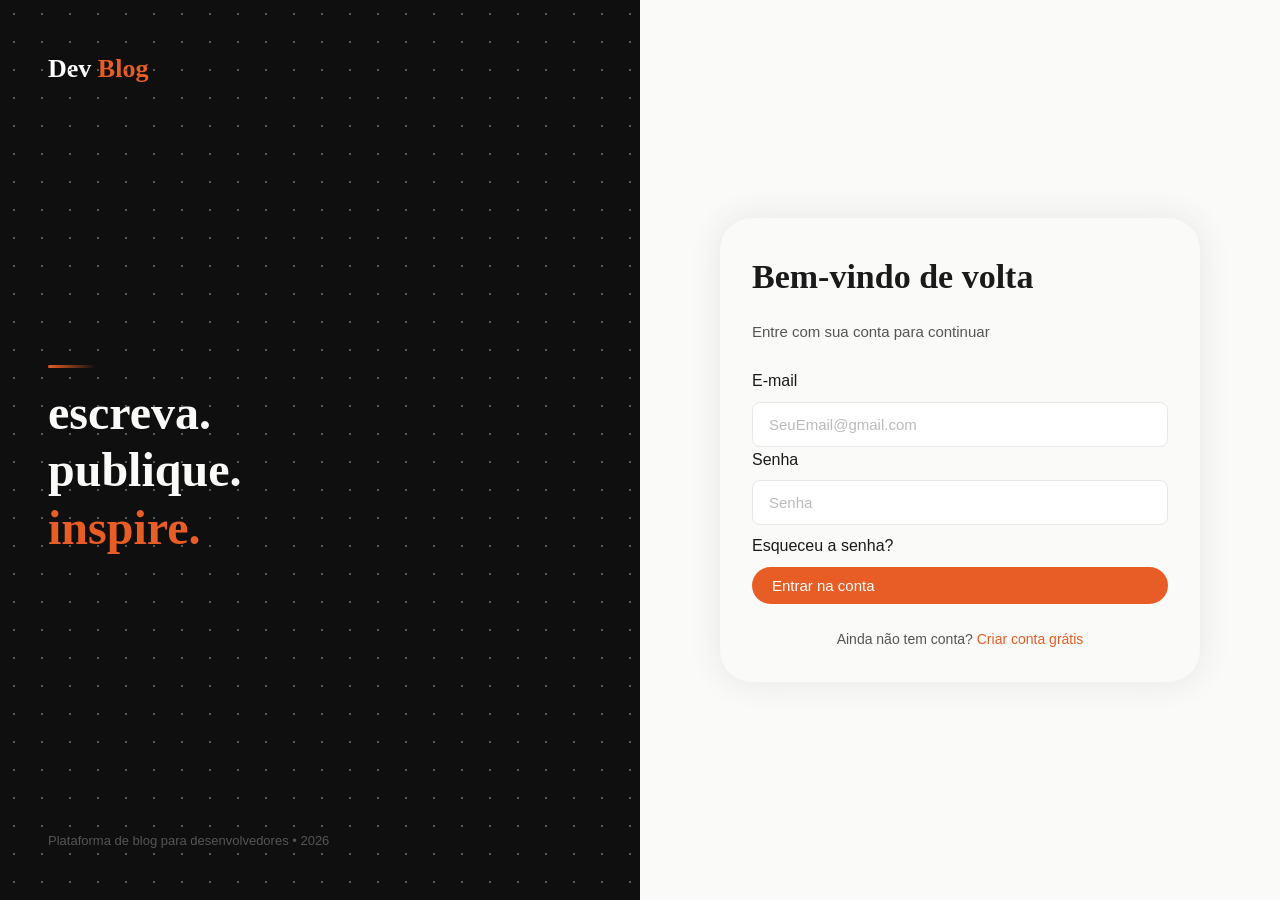
<file: auth/login/index.html>
<!DOCTYPE html>
<html lang="pt-br">
<head>
    <meta charset="UTF-8">
    <meta name="viewport" content="width=device-width, initial-scale=1.0">
    <title>Aula 1</title>
    <!-- Folha de estilo específica desta página -->
    <link rel="stylesheet" href="style.css">
    <!-- Folha de estilo global do projeto -->
    <link rel="stylesheet" href="../../style.css">
</head>
<body>

    <!-- =============================================
         BLOCO COMENTADO - Exemplos de tags HTML
         (mantido para referência de estudo)
    ================================================
    <h1>Olá Mundo!</h1>
    <h2>Olá Mundo!</h2>
    <h3>Olá Mundo!</h3>
    <h4>Olá Mundo!</h4>
    <h5>Olá Mundo!</h5>
    <h6>Olá Mundo!</h6>
    <p>Lorem ipsum dolor sit amet consectetur adipisicing elit. Atque similique aspernatur dicta pariatur, in, nisi dolorem minus labore molestiae, aliquid cum. Ex atque quisquam, optio aut quasi rerum exercitationem ad.</p>
    <span>Texto pequeno</span>
    -->

    <!-- Container principal que envolve toda a página de login -->
    <div class="login-pagina">

        <!-- ========== PAINEL ESQUERDO ========== -->
        <!-- Painel decorativo/informativo com fundo de pontos -->
        <div class="login-painel-esquerdo fundo-pontos">

            <!-- Logo do site com link para a página inicial -->
            <a href="../../index.html" class="logo">Dev <span>Blog</span></a>
            <div>

                <!-- Elemento decorativo de linhas de acento -->
                <div class="linhas-acento"></div>
                
                <!-- Frase de impacto do produto, exibida em três linhas -->
                <h2 class="login-frase">
                    escreva.<br>
                    publique.<br>
                    <span>inspire.</span> <!-- Palavra de destaque em cor diferente via CSS -->
                </h2>
            </div>
                
            <!-- Rodapé do painel esquerdo com descrição e ano -->
            <p class="login-rodape-painel">
                Plataforma de blog para desenvolvedores • 2026
            </p>

        </div>
        <!-- FIM DO PAINEL ESQUERDO -->

        <!-- ========== PAINEL DIREITO ========== -->
        <!-- Painel que contém o formulário de login -->
        <div class="login-painel-direito">

            <!-- Card do formulário com efeito de brilho -->
            <div class="login-form-card card-brilho">

                <!-- Título principal do card de login -->
                <h1 class="login-titulo">Bem-vindo de volta</h1>

                <!-- Subtítulo orientando o usuário -->
                <p class="login-subtitulo">Entre com sua conta para continuar</p>

                <!-- Formulário de login (action="#" mantém na mesma página por enquanto) -->
                <form class="login-form" action="#">

                    <!-- Campo de e-mail -->
                    <div class="campo-grupo">
                        <!-- Label associada ao input pelo atributo "for" = "id" do input -->
                        <label class="campo-label" for="email">E-mail</label>
                        <input
                            class="campo-input"
                            type="email"        
                            id="email"
                            placeholder="SeuEmail@gmail.com"
                            name="email"
                            required            
                        />
                    </div>

                    <!-- Campo de senha -->
                    <div class="campo-grupo">
                        <label class="campo-label" for="senha">Senha</label>
                        <input
                            class="campo-input"
                            type="password"    
                            id="senha"
                            name="senha"
                            placeholder="Senha"
                            required            
                        />
                        <!-- Link para recuperação de senha -->
                        <a href="#" class="login-esqueceu">Esqueceu a senha?</a>
                    </div>

                    <!-- Botão de envio do formulário -->
                    <!-- Typo original mantido: "Esntrar" e classe "btn-primeario" -->
                    <button class="btn-primario login-btn-submit" type="submit">
                        Entrar na conta
                        <!-- Ícone do Font Awesome (requer a lib FA carregada no CSS global) -->
                        <i class="fas fa-sing-in-alt"></i>
                    </button>

                </form>
                <!-- FIM DO FORMULÁRIO -->

                <!-- Link para a página de cadastro, exibido abaixo do formulário -->
                <p class="login-cadastro-link">
                    Ainda não tem conta?
                    <a href="../cadastro/cadastro.html">Criar conta grátis</a>
                </p>

            </div>
            <!-- FIM DO CARD DO FORMULÁRIO -->

        </div>
        <!-- FIM DO PAINEL DIREITO -->

    </div>
    <!-- FIM DO CONTAINER PRINCIPAL (.login-pagina) -->

</body>
</html>
</file>
<file: auth/login/style.css>
:root{
    /* --- Cores --- */
    --cor-fundo: #fafaf8;           
    --cor-escuro: #0f0f0f;         
    --cor-texto: #1a1a1a;           
    --cor-texto-suave: #555;        
    --cor-cinza: #888;              
    --cor-borda: #e8e8e4;           
    --cor-principal: #e85d26;      
    --cor-principal-hover: #cf4e1e; 
    --cor-principal-claro: #fde8dc;
    --cor-sucesso: #22c55e;         
    --cor-erro: #ef4444;           
    --cor-aviso: #f59e0b;           

    /* --- Fontes --- */
    --fonte-titulo: serif;       
    --fonte-corpo: sans-serif;   
}

.login-pagina{
    display: grid;
    grid-template-columns: 1fr 1fr;
    min-height: 100vh;
}

.login-painel-esquerdo{
    background-color: #0f0f0f;
    display: flex;
    flex-direction: column;
    justify-content: space-between;
    padding: 48px;
    color: var(--cor-fundo);    
}

.login-painel-esquerdo .logo{
    color: white;
}

.login-frase{
    font-family: var(--fonte-titulo);
    font-size: 48px;
    line-height: 1.2;
    color: var(--cor-fundo);
}

.login-frase span{
    color: var(--cor-principal);
}

.linhas-acento{
    width: 48px;
    height: 3px;
    background: linear-gradient(to right, var(--cor-principal), transparent);
    border-radius: 4px;
    margin-bottom: 16px;
}

.login-rodape-painel{
    font-size: 13px;
    color: var(--cor-texto-suave);
}

.fundo-pontos{
position: relative;
overflow: hidden;
}

.fundo-pontos::before {
    content: "";
    position: absolute;
    inset: 0;
    background: radial-gradient(circle, rgb(90, 90, 90) 1px, transparent 1px);
    background-size: 28px 28px;
    pointer-events: none;
} 

.login-painel-direito{
    display: flex;
    justify-content: center;
    align-items: center;
    padding: 48px;
    background-color: var(--cor-fundo);
}

.login-form-card{
    width: 100%;
    max-width: 480px;
    padding: 32px;
    box-shadow: 0 0 30px 3px rgba(63,63,63,0.09);
    border-radius: 32px;
}

.login-titulo{
    font-family: var(--fonte-titulo);
    font-size: 34px;
    margin-bottom: 16px;
}

.login-subtitulo{
    font-size: 15px;
    color: var(--cor-texto-suave);
    margin-bottom: 24px;
}


.login-form{
    display: flex;
    flex-direction: column;
    margin-bottom: 24px;
}

.login-btn-submit{
    width: 100%;
    margin-top: 8px;
    font-size: 14px;
    color: var(--cor-texto-suave);
}

.login-cadastro-link{
    text-align: center;
    margin-top: 8px;
    font-size: 14px;
    color: var(--cor-texto-suave);
}

.login-cadastro-link a{
    color: var(--cor-principal);
    font-weight: 500;
    transition: all .5s ease;
}

.login-cadastro-link a:hover{
    opacity: 0.75;
}
</file>
<file: style.css>
/* =============================================
   VARIÁVEIS GLOBAIS
   Definidas em :root para funcionar em qualquer
   parte do CSS usando var(--nome-da-variavel)
============================================= */
:root{
    /* --- Cores --- */
    --cor-fundo: #fafaf8;           /* Branco levemente amarelado — fundo geral da página */
    --cor-escuro: #0f0f0f;          /* Quase preto — usado no banner e fundos escuros */
    --cor-texto: #1a1a1a;           /* Cor principal do texto */
    --cor-texto-suave: #555;        /* Texto secundário, menos destaque */
    --cor-cinza: #888;              /* Texto discreto: datas, meta, legendas */
    --cor-borda: #e8e8e4;           /* Bordas e divisores sutis */
    --cor-principal: #e85d26;       /* Laranja — cor de identidade do blog */
    --cor-principal-hover: #cf4e1e; /* Laranja escuro — para hover de botões (declarada mas ainda não usada) */
    --cor-principal-claro: #fde8dc; /* Laranja pastel — fundo dos badges */
    --cor-sucesso: #22c55e;         /* Verde — para alertas de sucesso (declarada, ainda não usada) */
    --cor-erro: #ef4444;            /* Vermelho — para erros (declarada, ainda não usada) */
    --cor-aviso: #f59e0b;           /* Amarelo — para avisos (declarada, ainda não usada) */

    /* --- Fontes --- */
    --fonte-titulo: serif;       /* Serifada — visual editorial, usada em títulos */
    --fonte-corpo: sans-serif;   /* Sem serifa — mais legível em tela, usada no texto geral */
}


/* =============================================
   RESET BÁSICO
   Zera os espaçamentos padrão que cada
   navegador aplica de forma diferente
============================================= */
*{
    margin: 0;               /* Remove margens padrão de todos os elementos */
    padding: 0;              /* Remove espaçamentos internos padrão */
    box-sizing: border-box;  /* Padding e border são incluídos no tamanho total do elemento
                                Ex: um div de 200px com padding 20px continua medindo 200px no total */
}


/* =============================================
   ESTILOS GLOBAIS
============================================= */
body{
    background-color: var(--cor-fundo); /* Fundo bege claro em toda a página */
    color: var(--cor-texto);            /* Cor de texto padrão para todos os elementos filhos */
    line-height: 1.6;                   /* Altura de linha — melhora a leitura do texto corrido */
    font-family: var(--fonte-corpo);    /* Fonte padrão da página */
}

ul{
    list-style: none; /* Remove as bolinhas/marcadores das listas */
}

a{
    text-decoration: none; /* Remove o sublinhado padrão dos links */
    color: inherit;        /* Herda a cor do elemento pai (evita o azul padrão do navegador) */
}


/* =============================================
   CABEÇALHO
============================================= */
.cabecalho{
    display: flex;                       /* Logo e nav ficam lado a lado */
    align-items: center;                 /* Alinha ambos ao centro verticalmente */
    justify-content: space-between;      /* Logo na esquerda, nav na direita */
    padding: 20px 60px;                  /* 20px cima/baixo, 60px nas laterais */
    background-color: var(--cor-fundo);
    border: 3px solid var(--cor-borda);  /* Borda ao redor do cabeçalho inteiro */
}

.logo{
    font-size: 26px;
    color: var(--cor-texto);
    font-weight: 700;                  /* Negrito */
    font-family: var(--fonte-titulo);  /* Serifada — dá personalidade ao logo */
}

.logo span{
    color: var(--cor-principal); /* Só "Blog" fica laranja, criando o efeito bicolor "Dev|Blog" */
}

.navbar{
    display: flex;
    align-items: center;
    gap: 32px; /* Espaço entre itens dentro da navbar (caso tenha botão extra além dos links) */
}

.nav-lista{
    display: flex;  /* Links do menu em linha horizontal */
    gap: 28px;      /* Espaço entre cada link */
}

.nav-link{
    font-size: 15px;
    font-weight: 500;
    color: var(--cor-texto-suave);  /* Cinza — menos destaque que o logo */
    transition: all ease .5s;       /* Suaviza a mudança de cor no hover */
}

.nav-link:hover{
    color: var(--cor-principal); /* Link fica laranja ao passar o mouse */
}


/* =============================================
   BANNER DOS ARTIGOS
============================================= */
.artigos-banner{
    background-color: var(--cor-escuro);  /* Fundo preto */
    color: var(--cor-fundo);             /* Texto claro sobre fundo escuro */
    padding: 80px 60px;                  /* Espaçamento generoso — banner com "respiro" */
    display: flex;
    flex-direction: column;              /* Tag, título e subtítulo empilhados verticalmente */
    gap: 16px;                           /* Espaço entre cada elemento */
    position: relative;                  /* Permite posicionar a imagem decorativa com absolute */
    overflow: hidden;                    /* Impede que a imagem decorativa vaze para fora */
}

.artigos-banner-tag{
    font-size: 12px;
    letter-spacing: 2px;         /* Espaço entre letras — efeito elegante em textos pequenos */
    text-transform: capitalize;  /* Primeira letra maiúscula */
    color: var(--cor-principal); /* Laranja — chama atenção antes do título */
    font-weight: 500;
}

.artigos-banner-titulo{
    font-family: var(--fonte-titulo); /* Serifada — visual de revista */
    font-size: 52px;                  /* Grande e impactante */
    max-width: 600px;                 /* Evita que o título se estique até a borda */
    line-height: 1.15;                /* Linhas mais juntas em títulos grandes — padrão tipográfico */
}

.artigos-banner-sub{
    font-size: 16px;
    color: var(--cor-cinza);  /* Cinza — hierarquia menor que o título */
    max-width: 480px;         /* Largura controlada para conforto de leitura */
    line-height: 1.7;         /* Mais espaçado que o título — parágrafos pedem mais respiro */
}

.banner-numero-fundo{
    position: absolute;           /* Sai do fluxo normal — flutua sobre o conteúdo */
    right: 40px;                  /* Ancorado à direita do banner */
    top: 50%;                     /* Inicia no meio vertical do banner */
    transform: translateY(-50%);  /* Sobe metade da própria altura — centraliza perfeitamente */
    font-family: var(--fonte-titulo);
    font-size: 200px;             /* Enorme — é um elemento gráfico decorativo */
    opacity: 0.2;                 /* Quase transparente para não atrapalhar o texto */
    pointer-events: none;         /* Cliques do mouse passam por este elemento */
    user-select: none;            /* Usuário não consegue selecionar/copiar esse texto */
}


/* =============================================
   CONTROLES (BUSCA + FILTROS)
============================================= */
.artigo-controles{
    padding: 32px 60px;
    display: flex;
    flex-direction: column;               /* Busca em cima, filtros embaixo */
    gap: 20px;
    border-bottom: 1px solid var(--cor-borda); /* Linha divisória abaixo dos controles */
    background-color: var(--cor-fundo);
}

.busca-container{
    position: relative; /* Permite posicionar o ícone da lupa dentro do campo */
    max-width: 480px;
}

.busca-icone{
    position: absolute;           /* Flutua dentro do .busca-container */
    left: 16px;                   /* Cola à esquerda do input */
    top: 50%;
    transform: translateY(-50%);  /* Centraliza o ícone verticalmente no input */
    font-size: 18px;
    color: var(--cor-cinza);
    pointer-events: none;         /* O ícone não bloqueia cliques no input */
}

.busca-input{
    width: 100%;                       /* Ocupa toda a largura do .busca-container */
    padding: 12px 16px 12px 44px;      /* 44px à esquerda deixa espaço para o ícone da lupa */
    border: 1.5px solid var(--cor-borda);
    border-radius: 100px;              /* Formato de pílula */
    font-size: 14px;
    background-color: var(--cor-fundo);
    color: var(--cor-texto);
    outline: none;                     /* Remove o contorno azul padrão do navegador */
}

.busca-input:focus{
    border-color: var(--cor-principal);              /* Borda laranja quando o campo está ativo */
    box-shadow: 0 0 10px 3px var(--cor-principal);   /* Brilho laranja ao redor — efeito "glow" */
}

.filtro-lista{
    display: flex;
    gap: 8px;         /* Pequeno espaço entre os botões */
    flex-wrap: wrap;  /* Quebra para linha de baixo se não couberem na mesma linha */
}

.filtro-btn{
    padding: 7px 18px;
    border-radius: 100px;                /* Formato de pílula */
    border: 1px solid var(--cor-borda);
    background-color: white;
    font-size: 13px;
    font-weight: 500;
    color: var(--cor-texto-suave);
    cursor: pointer;                     /* Cursor de mãozinha — indica que é clicável */
    transition: all .5s ease;
}

.filtro-btn:hover{
    border-color: var(--cor-principal);  /* Borda laranja no hover */
    color: var(--cor-principal);         /* Texto laranja no hover */
}

.filtro-btn.ativo{
    background-color: var(--cor-principal); /* Fundo laranja sólido — filtro selecionado */
    border-color: var(--cor-principal);
    color: white;
}


/* =============================================
   GRADE DE ARTIGOS
============================================= */
.artigos-grid-container{
    padding: 48px 60px;
}

.artigos-grid-titulo{
    font-size: 12px;
    text-transform: uppercase;  /* "24 artigos publicados" em caixa alta */
    letter-spacing: 2px;        /* Espaçamento elegante entre letras */
    color: var(--cor-cinza);
    margin-bottom: 28px;        /* Espaço entre o contador e os cards abaixo */
}

.artigos-grid{
    display: grid;
    grid-template-columns: repeat(3, 1fr); /* 3 colunas de tamanho igual */
    gap: 24px;                             /* Espaço entre os cards */
}


/* =============================================
   CARD DE ARTIGO
============================================= */
.artigo-card{
    background-color: white;
    border: 1px solid var(--cor-borda);
    border-radius: 12px;     /* Cantos arredondados no card inteiro */
    overflow: hidden;        /* A imagem não vaza além do border-radius */
    display: flex;
    flex-direction: column;  /* Imagem em cima, conteúdo embaixo */
    transition: all .5s ease;
}

.artigo-card:hover{
    box-shadow: 2px 2px 10px 2px rgba(0,0,0,0.3); /* Sombra — efeito de "elevação" */
    transform: translateY(-5px);                   /* Card sobe 5px ao passar o mouse */
}

.artigo-card-imagem{
    height: 180px;                       /* Altura fixa — todas as imagens ficam iguais */
    background-color: var(--cor-escuro); /* Fallback escuro enquanto a imagem carrega */
    overflow: hidden;                    /* Necessário para o zoom não vazar do card */
    position: relative;
}

.artigo-card-imagem img{
    width: 100%;
    height: 100%;
    object-fit: cover;     /* Cobre toda a área sem distorcer — corta o excesso */
    transition: all .5s ease;
}

.artigo-card:hover .artigo-card-imagem img{
    transform: scale(1.05); /* Zoom suave na imagem ao passar o mouse no card */
}

.artigo-card-corpo{
    padding: 24px;
    display: flex;
    flex-direction: column; /* Badge, título, texto e rodapé empilhados */
    gap: 10px;
    flex: 1;                /* Ocupa o espaço restante — empurra o rodapé para baixo */
}

.artigo-card-titulo{
    font-family: var(--fonte-titulo);
    font-size: 20px;
    line-height: 1.35;
    color: var(--cor-texto);
    transition: all .5s ease;
}

.artigo-card:hover .artigo-card-titulo{
    color: var(--cor-principal); /* Título fica laranja ao passar o mouse no card */
}

.artigo-card-texto{
    font-size: 14px;
    line-height: 1.7;
    color: var(--cor-texto-suave);
    flex: 1; /* Cresce para preencher o espaço disponível — empurra o rodapé para o fim */
}

.artigo-card-rodape{
    display: flex;
    align-items: center;
    justify-content: space-between;      /* Meta à esquerda, link à direita */
    margin-top: 8px;
    padding-top: 16px;
    border-top: 1px solid var(--cor-borda); /* Linha divisória acima do rodapé */
}

.artigo-card-meta{
    font-size: 12px;
    color: var(--cor-cinza); /* Data e tempo de leitura em cinza discreto */
}

.artigo-card-link{
    font-size: 13px;
    font-weight: 500;
    color: var(--cor-principal); /* "Ler artigo →" em laranja */
}


/* =============================================
   UTILITÁRIO: LIMITE DE LINHAS
   Corta o texto em exatamente 3 linhas,
   adicionando "..." no final automaticamente
============================================= */
.texto-3-linhas{
    display: -webkit-box;          /* Ativa o modelo de caixa necessário para o clamp */
    -webkit-line-clamp: 3;         /* Limita a exibição a 3 linhas */
    -webkit-box-orient: vertical;  /* Define orientação vertical (obrigatório para funcionar) */
    overflow: hidden;              /* Esconde o texto além das 3 linhas */
}


/* =============================================
   BADGES (ETIQUETAS DE CATEGORIA)
============================================= */
.badge{
    display: inline-block;    /* Ocupa só o espaço do conteúdo, mas aceita padding */
    padding: 4px 12px;
    border-radius: 100px;     /* Formato de pílula */
    font-size: 11px;
    font-weight: 500;
    text-transform: uppercase; /* Texto sempre em caixa alta: "HTML", "CSS" */
    letter-spacing: 1px;       /* Espaçamento sutil entre letras */
    width: fit-content;        /* Largura se ajusta ao conteúdo — não ocupa linha inteira */
}

.badge-laranja{
    background-color: var(--cor-principal-claro); /* Fundo laranja bem clarinho */
    color: var(--cor-principal);                  /* Texto laranja escuro — contraste legível */
}

/*======================================
        Botões
=======================================*/

.btn-primario{
    display: inline-flex;
    align-items: center;
    justify-items: center;
    gap: 8px;
    background-color: var(--cor-principal);
    color: #fff;
    border-radius: 100px;
    padding: 10px 20px;
    font-size: 15px;
    font-weight: 500;
    border: none;
    cursor: pointer;
    transition: all .5s ease;
}

.btn-primario:hover{
    background-color: var(--cor-principal-hover);
    transform: translateY(-2px);
}

.btn-secundario{
    display: inline-flex;
    align-items: center;
    justify-items: center;
    gap: 8px;
    background-color: transparent;
    color: var(--cor-texto);
    border-radius: 100px;
    padding: 10px 20px;
    font-size: 15px;
    font-weight: 500;
    border: 1.5px solid var(--cor-borda);
    cursor: pointer;
    transition: all .5s ease;
}

.btn-secundario:hover{
    border-color: var(--cor-principal);
    color: var(--cor-principal);
    transform: translateY(-2px);
}

/*=============================================
        Campos Formulario
=============================================*/

.campo-grupo{
    display: flex;
    flex-direction: column;
    gap: 8px;
}

.campo-lable{
    font-size: 13px;
    font-weight: 500;
    color: var(--cor-texto-suave);
    letter-spacing: 0.3px;
}

.campo-input{
    width: 100%;
    padding: 13px 16px;
    border: 1.5px solid var(--cor-borda);
    border-radius: 8px;
    font-size: 15px;
    color: var(--cor-texto);
    background-color: white;
    transition: all .5s ease;
    outline: none;
}

.campo-input:focus{
    border-color: var(--cor-principal);
    box-shadow: 0 0 0 3px rgba(232,93,38,0.3);
}

.campo-input::placeholder{
    color: #bbb;
}
</file>
